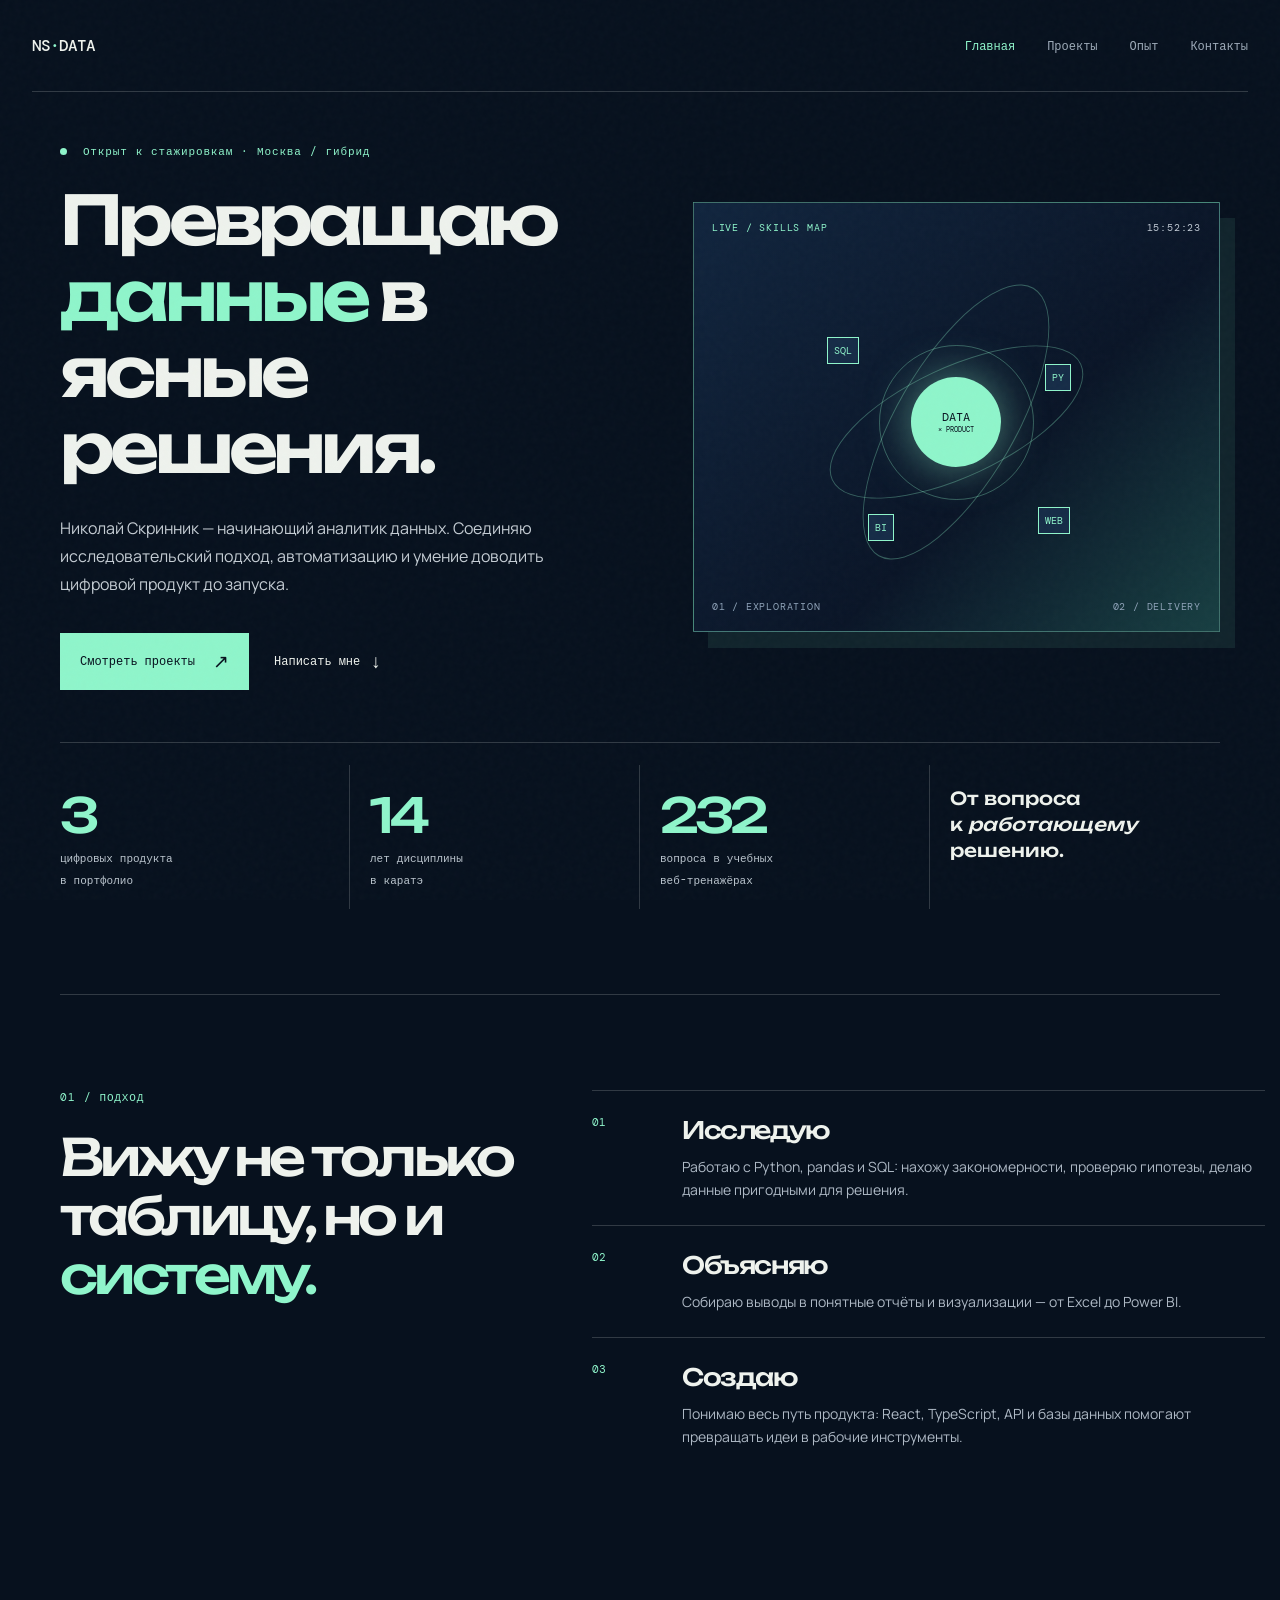
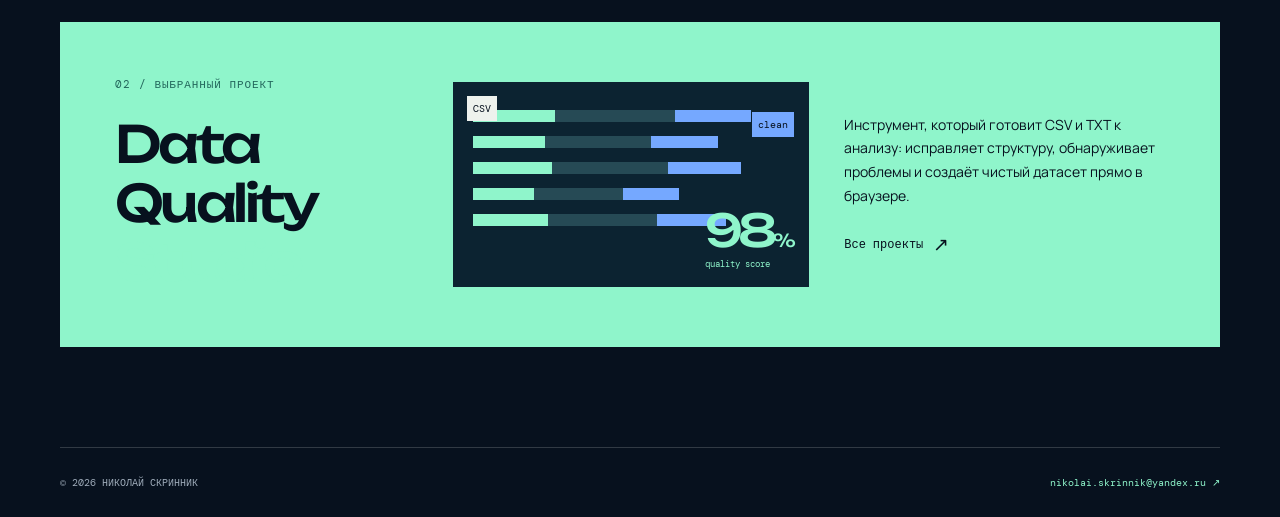
<file: index.html>
<!doctype html>
<html lang="ru">
  <head>
    <meta charset="UTF-8" />
    <meta name="viewport" content="width=device-width, initial-scale=1.0" />
    <meta name="description" content="Портфолио Николая Скринника — аналитика данных и разработчика." />
    <meta name="theme-color" content="#07111e" />
    <title>Николай Скринник — аналитик данных</title>
    <link rel="icon" type="image/svg+xml" href="data:image/svg+xml,%3Csvg xmlns='http://www.w3.org/2000/svg' viewBox='0 0 64 64'%3E%3Crect width='64' height='64' rx='16' fill='%2307111e'/%3E%3Cpath d='M15 42V22h7l10 13 10-13h7v20h-7V32l-10 12-10-12v10z' fill='%238ff5cb'/%3E%3C/svg%3E" />
    <link rel="stylesheet" href="styles.css" />
  </head>
  <body>
    <div class="noise"></div>
    <header class="site-header">
      <a class="brand" href="index.html" aria-label="На главную">NS<span>·</span>DATA</a>
      <button class="menu-toggle" aria-label="Открыть меню" aria-expanded="false">Меню</button>
      <nav class="main-nav" aria-label="Основная навигация">
        <a class="active" href="index.html">Главная</a>
        <a href="projects.html">Проекты</a>
        <a href="experience.html">Опыт</a>
        <a href="contact.html">Контакты</a>
      </nav>
    </header>

    <main>
      <section class="hero wrap">
        <div class="hero-copy reveal">
          <p class="eyebrow"><span class="pulse"></span> Открыт к стажировкам · Москва / гибрид</p>
          <h1>Превращаю<br /><em>данные</em> в ясные<br />решения.</h1>
          <p class="hero-lead">Николай Скринник — начинающий аналитик данных. Соединяю исследовательский подход, автоматизацию и умение доводить цифровой продукт до запуска.</p>
          <div class="hero-actions">
            <a class="button button-primary" href="projects.html">Смотреть проекты <span>↗</span></a>
            <a class="text-link" href="contact.html">Написать мне <span>↓</span></a>
          </div>
        </div>
        <div class="signal-card reveal delay-1" aria-label="Визуализация аналитических навыков">
          <div class="card-top"><span>LIVE / SKILLS MAP</span><span class="signal-time">00:00:00</span></div>
          <div class="orbital-chart">
            <div class="ring ring-a"></div><div class="ring ring-b"></div><div class="ring ring-c"></div>
            <div class="core">DATA<br /><small>× PRODUCT</small></div>
            <i class="node node-a">SQL</i><i class="node node-b">PY</i><i class="node node-c">BI</i><i class="node node-d">WEB</i>
          </div>
          <div class="card-bottom"><span>01 / EXPLORATION</span><span>02 / DELIVERY</span></div>
        </div>
      </section>

      <section class="metrics wrap reveal">
        <div class="metric"><strong data-count="3">0</strong><span>цифровых продукта<br />в портфолио</span></div>
        <div class="metric"><strong data-count="14">0</strong><span>лет дисциплины<br />в каратэ</span></div>
        <div class="metric"><strong data-count="232">0</strong><span>вопроса в учебных<br />веб-тренажёрах</span></div>
        <div class="metric text-metric"><span>От вопроса<br />к <em>работающему</em><br />решению.</span></div>
      </section>

      <section class="feature-grid wrap">
        <div class="section-intro reveal">
          <p class="eyebrow">01 / ПОДХОД</p>
          <h2>Вижу не только<br />таблицу, но и<br /><em>систему.</em></h2>
        </div>
        <div class="approach-list">
          <article class="approach reveal"><span>01</span><div><h3>Исследую</h3><p>Работаю с Python, pandas и SQL: нахожу закономерности, проверяю гипотезы, делаю данные пригодными для решения.</p></div></article>
          <article class="approach reveal delay-1"><span>02</span><div><h3>Объясняю</h3><p>Собираю выводы в понятные отчёты и визуализации — от Excel до Power BI.</p></div></article>
          <article class="approach reveal delay-2"><span>03</span><div><h3>Создаю</h3><p>Понимаю весь путь продукта: React, TypeScript, API и базы данных помогают превращать идеи в рабочие инструменты.</p></div></article>
        </div>
      </section>

      <section class="project-teaser wrap reveal">
        <div><p class="eyebrow">02 / ВЫБРАННЫЙ ПРОЕКТ</p><h2>Data Quality<br /><em>Studio</em></h2></div>
        <div class="teaser-visual"><span class="float-tag tag-one">CSV</span><span class="float-tag tag-two">clean</span><div class="data-lines"><i></i><i></i><i></i><i></i><i></i></div><div class="quality-score">98<span>%</span><small>quality score</small></div></div>
        <div class="teaser-copy"><p>Инструмент, который готовит CSV и TXT к анализу: исправляет структуру, обнаруживает проблемы и создаёт чистый датасет прямо в браузере.</p><a class="text-link" href="projects.html">Все проекты <span>↗</span></a></div>
      </section>
    </main>

    <footer class="site-footer wrap"><span>© 2026 НИКОЛАЙ СКРИННИК</span><a href="mailto:nikolai.skrinnik@yandex.ru">nikolai.skrinnik@yandex.ru ↗</a></footer>
    <script src="script.js"></script>
  </body>
</html>
</file>
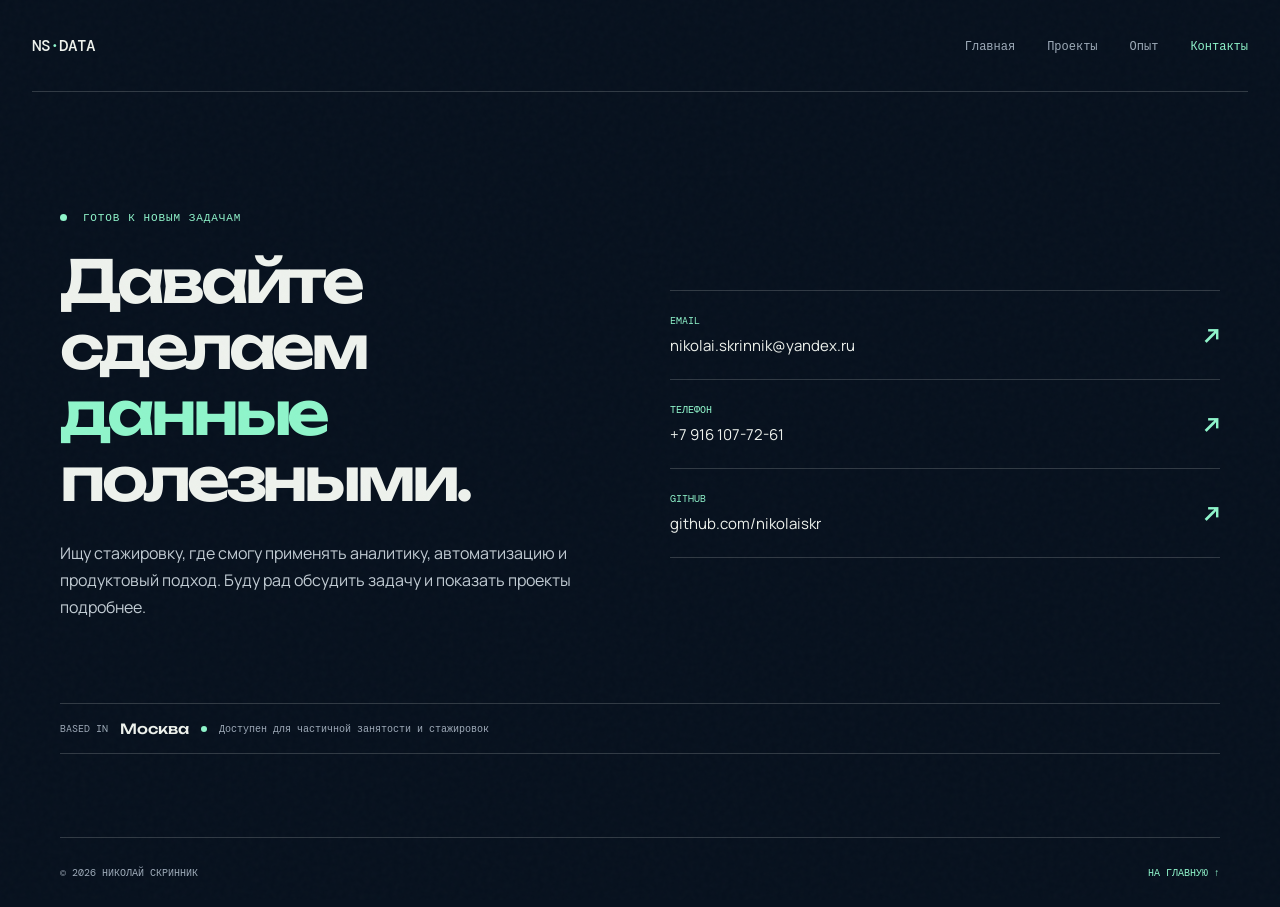
<file: contact.html>
<!doctype html>
<html lang="ru"><head><meta charset="UTF-8" /><meta name="viewport" content="width=device-width, initial-scale=1.0" /><meta name="description" content="Контакты Николая Скринника." /><meta name="theme-color" content="#07111e" /><title>Контакты — Николай Скринник</title><link rel="stylesheet" href="styles.css" /></head>
<body><div class="noise"></div><header class="site-header"><a class="brand" href="index.html">NS<span>·</span>DATA</a><button class="menu-toggle" aria-label="Открыть меню" aria-expanded="false">Меню</button><nav class="main-nav"><a href="index.html">Главная</a><a href="projects.html">Проекты</a><a href="experience.html">Опыт</a><a class="active" href="contact.html">Контакты</a></nav></header>
<main class="contact-page wrap"><div class="contact-copy reveal"><p class="eyebrow"><span class="pulse"></span> ГОТОВ К НОВЫМ ЗАДАЧАМ</p><h1>Давайте сделаем<br /><em>данные</em> полезными.</h1><p>Ищу стажировку, где смогу применять аналитику, автоматизацию и продуктовый подход. Буду рад обсудить задачу и показать проекты подробнее.</p></div><div class="contact-links reveal delay-1"><a href="mailto:nikolai.skrinnik@yandex.ru"><small>EMAIL</small><span>nikolai.skrinnik@yandex.ru</span><b>↗</b></a><a href="tel:+79161077261"><small>ТЕЛЕФОН</small><span>+7 916 107-72-61</span><b>↗</b></a><a href="https://github.com/nikolaiskr" target="_blank" rel="noreferrer"><small>GITHUB</small><span>github.com/nikolaiskr</span><b>↗</b></a></div><div class="availability reveal delay-2"><span>BASED IN</span><strong>Москва</strong><i></i><span>Доступен для частичной занятости и стажировок</span></div></main><footer class="site-footer wrap"><span>© 2026 НИКОЛАЙ СКРИННИК</span><a href="index.html">НА ГЛАВНУЮ ↑</a></footer><script src="script.js"></script></body></html>
</file>
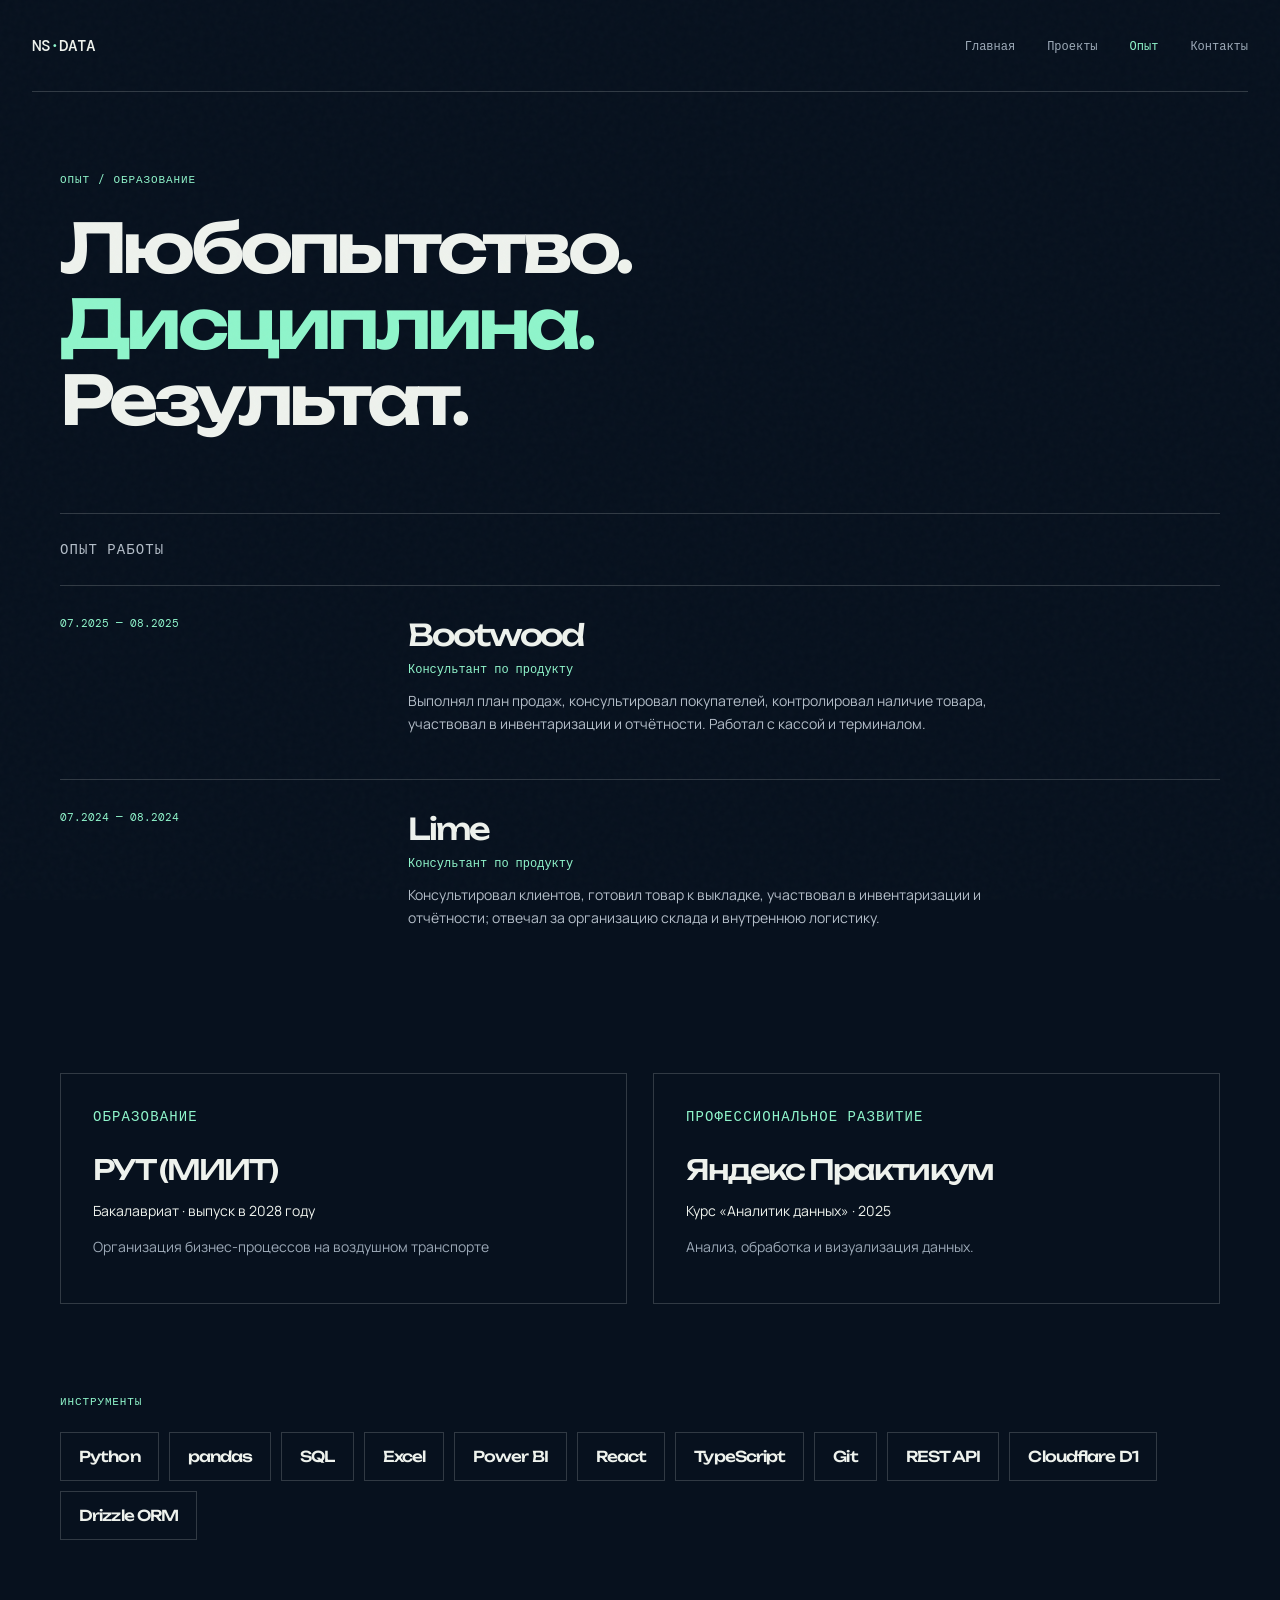
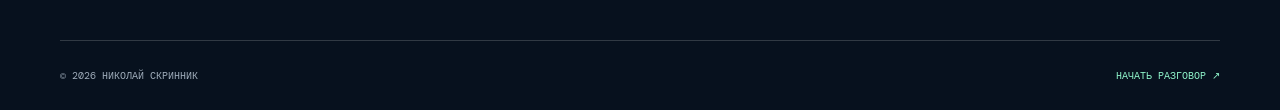
<file: experience.html>
<!doctype html>
<html lang="ru"><head><meta charset="UTF-8" /><meta name="viewport" content="width=device-width, initial-scale=1.0" /><meta name="description" content="Опыт и образование Николая Скринника." /><meta name="theme-color" content="#07111e" /><title>Опыт — Николай Скринник</title><link rel="stylesheet" href="styles.css" /></head>
<body><div class="noise"></div><header class="site-header"><a class="brand" href="index.html">NS<span>·</span>DATA</a><button class="menu-toggle" aria-label="Открыть меню" aria-expanded="false">Меню</button><nav class="main-nav"><a href="index.html">Главная</a><a href="projects.html">Проекты</a><a class="active" href="experience.html">Опыт</a><a href="contact.html">Контакты</a></nav></header>
<main class="page wrap"><div class="page-title reveal"><p class="eyebrow">ОПЫТ / ОБРАЗОВАНИЕ</p><h1>Любопытство.<br /><em>Дисциплина.</em><br />Результат.</h1></div><section class="timeline reveal"><p class="eyebrow">ОПЫТ РАБОТЫ</p><article><div class="timeline-date">07.2025 — 08.2025</div><div><h2>Bootwood</h2><h3>Консультант по продукту</h3><p>Выполнял план продаж, консультировал покупателей, контролировал наличие товара, участвовал в инвентаризации и отчётности. Работал с кассой и терминалом.</p></div></article><article><div class="timeline-date">07.2024 — 08.2024</div><div><h2>Lime</h2><h3>Консультант по продукту</h3><p>Консультировал клиентов, готовил товар к выкладке, участвовал в инвентаризации и отчётности; отвечал за организацию склада и внутреннюю логистику.</p></div></article></section>
<section class="education-grid"><div class="education reveal"><p class="eyebrow">ОБРАЗОВАНИЕ</p><h2>РУТ (МИИТ)</h2><p>Бакалавриат · выпуск в 2028 году</p><p class="muted">Организация бизнес-процессов на воздушном транспорте</p></div><div class="education reveal delay-1"><p class="eyebrow">ПРОФЕССИОНАЛЬНОЕ РАЗВИТИЕ</p><h2>Яндекс Практикум</h2><p>Курс «Аналитик данных» · 2025</p><p class="muted">Анализ, обработка и визуализация данных.</p></div></section>
<section class="skills-cloud reveal"><p class="eyebrow">ИНСТРУМЕНТЫ</p><div><span>Python</span><span>pandas</span><span>SQL</span><span>Excel</span><span>Power BI</span><span>React</span><span>TypeScript</span><span>Git</span><span>REST API</span><span>Cloudflare D1</span><span>Drizzle ORM</span></div></section></main><footer class="site-footer wrap"><span>© 2026 НИКОЛАЙ СКРИННИК</span><a href="contact.html">НАЧАТЬ РАЗГОВОР ↗</a></footer><script src="script.js"></script></body></html>
</file>
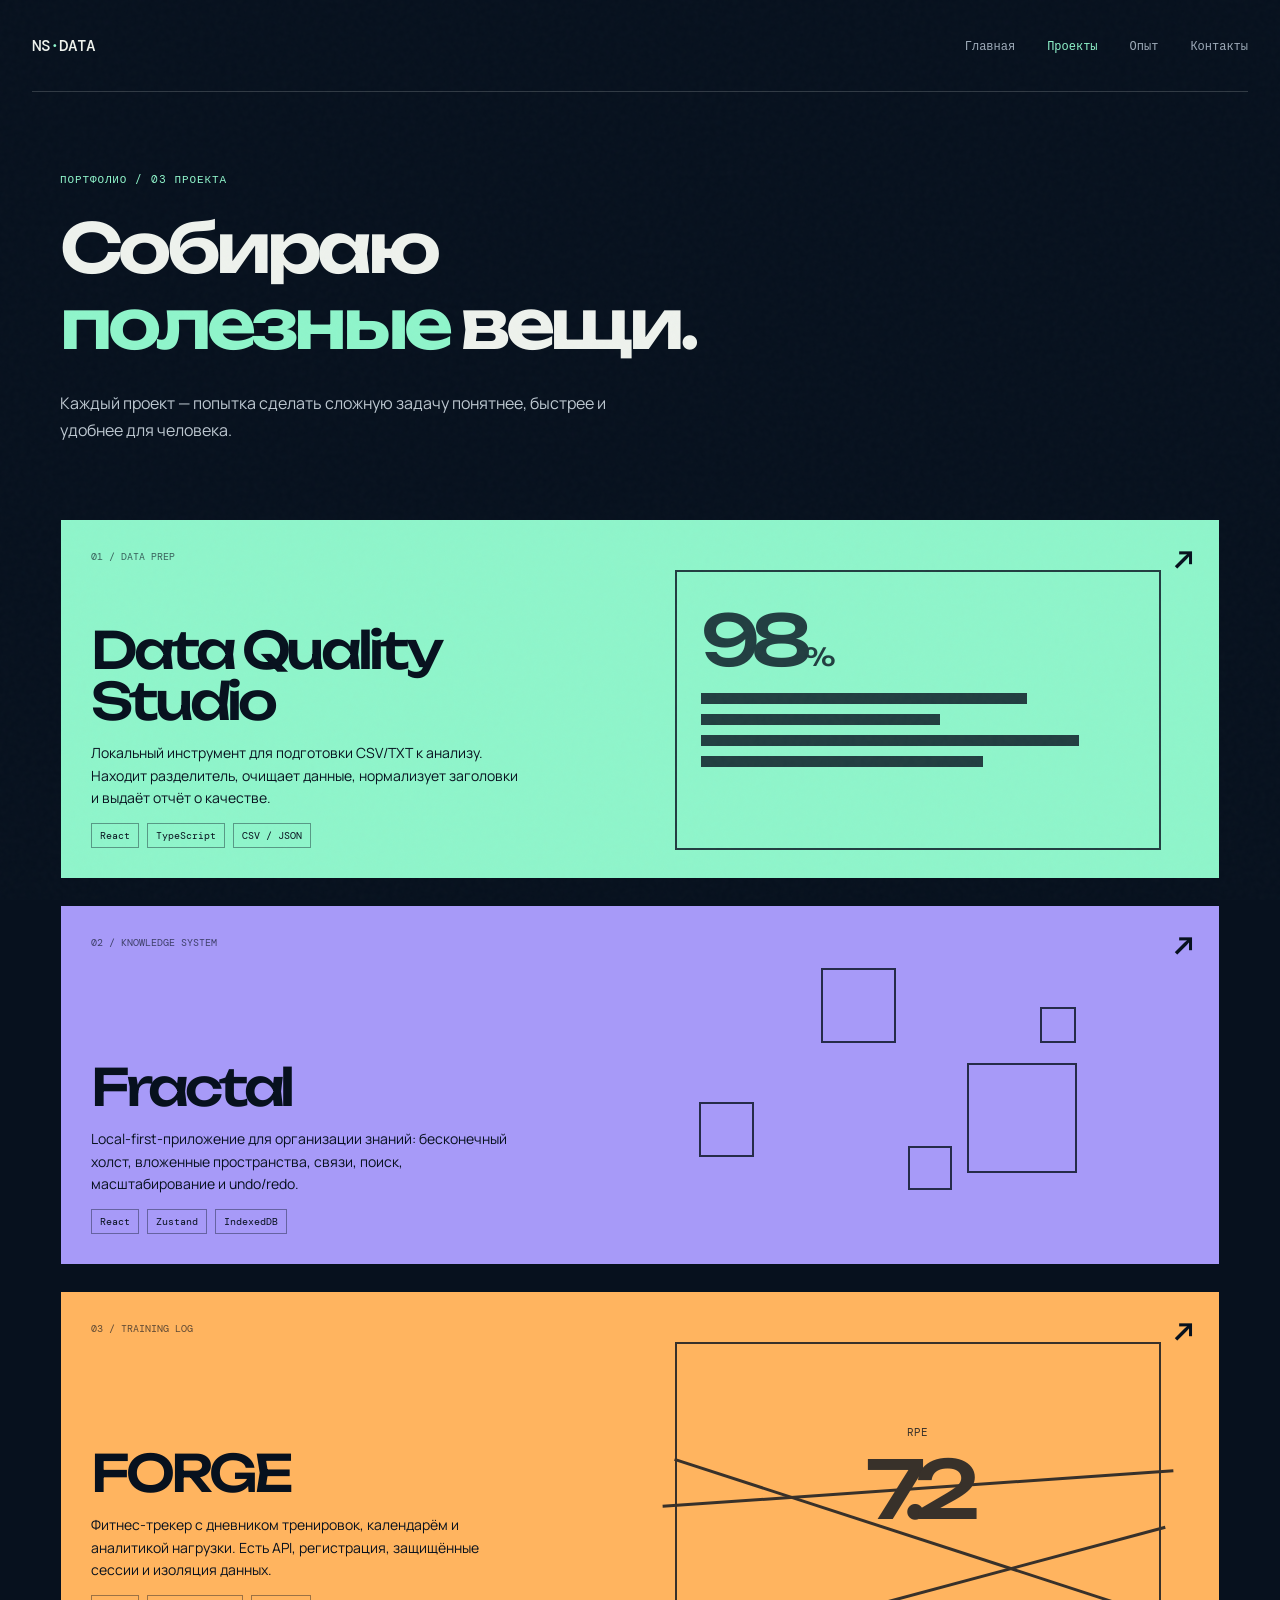
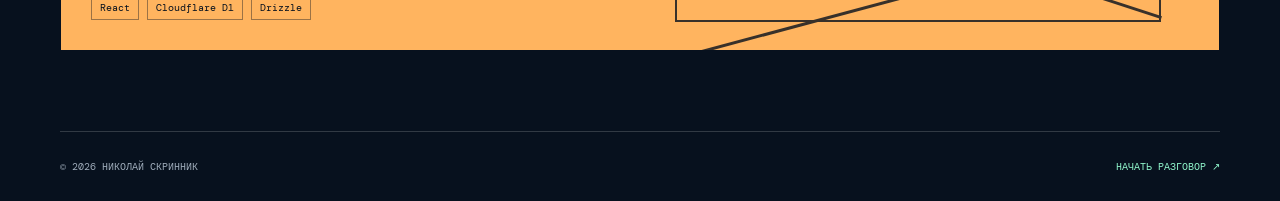
<file: projects.html>
<!doctype html>
<html lang="ru"><head><meta charset="UTF-8" /><meta name="viewport" content="width=device-width, initial-scale=1.0" /><meta name="description" content="Проекты Николая Скринника." /><meta name="theme-color" content="#07111e" /><title>Проекты — Николай Скринник</title><link rel="stylesheet" href="styles.css" /></head>
<body><div class="noise"></div><header class="site-header"><a class="brand" href="index.html">NS<span>·</span>DATA</a><button class="menu-toggle" aria-label="Открыть меню" aria-expanded="false">Меню</button><nav class="main-nav"><a href="index.html">Главная</a><a class="active" href="projects.html">Проекты</a><a href="experience.html">Опыт</a><a href="contact.html">Контакты</a></nav></header>
<main class="page wrap"><div class="page-title reveal"><p class="eyebrow">ПОРТФОЛИО / 03 ПРОЕКТА</p><h1>Собираю<br /><em>полезные</em> вещи.</h1><p>Каждый проект — попытка сделать сложную задачу понятнее, быстрее и удобнее для человека.</p></div>
<section class="projects-stack"><article class="project-card aqua reveal"><div class="project-index">01 / DATA PREP</div><div class="project-content"><h2>Data Quality<br />Studio</h2><p>Локальный инструмент для подготовки CSV/TXT к анализу. Находит разделитель, очищает данные, нормализует заголовки и выдаёт отчёт о качестве.</p><div class="chips"><span>React</span><span>TypeScript</span><span>CSV / JSON</span></div></div><div class="card-art art-quality"><b>98<small>%</small></b><i></i><i></i><i></i><i></i></div><a href="https://github.com/nikolaiskr" target="_blank" rel="noreferrer" aria-label="Открыть Data Quality Studio на GitHub">↗</a></article>
<article class="project-card violet reveal"><div class="project-index">02 / KNOWLEDGE SYSTEM</div><div class="project-content"><h2>Fractal</h2><p>Local-first-приложение для организации знаний: бесконечный холст, вложенные пространства, связи, поиск, масштабирование и undo/redo.</p><div class="chips"><span>React</span><span>Zustand</span><span>IndexedDB</span></div></div><div class="card-art art-fractal"><i></i><i></i><i></i><i></i><i></i></div><a href="https://github.com/nikolaiskr" target="_blank" rel="noreferrer" aria-label="Открыть Fractal на GitHub">↗</a></article>
<article class="project-card orange reveal"><div class="project-index">03 / TRAINING LOG</div><div class="project-content"><h2>FORGE</h2><p>Фитнес-трекер с дневником тренировок, календарём и аналитикой нагрузки. Есть API, регистрация, защищённые сессии и изоляция данных.</p><div class="chips"><span>React</span><span>Cloudflare D1</span><span>Drizzle</span></div></div><div class="card-art art-forge"><b>RPE</b><span>7.2</span><i></i><i></i><i></i></div><a href="https://github.com/nikolaiskr" target="_blank" rel="noreferrer" aria-label="Открыть FORGE на GitHub">↗</a></article></section></main><footer class="site-footer wrap"><span>© 2026 НИКОЛАЙ СКРИННИК</span><a href="contact.html">НАЧАТЬ РАЗГОВОР ↗</a></footer><script src="script.js"></script></body></html>
</file>
<file: styles.css>
@import url('https://fonts.googleapis.com/css2?family=DM+Mono:wght@400;500&family=Manrope:wght@400;500;600;700;800&family=Unbounded:wght@400;500;600;700&display=swap');

:root{--ink:#07111e;--paper:#eef2ed;--mint:#8ff5cb;--blue:#75a8ff;--muted:#9eabb9;--line:rgba(238,242,237,.18);--mono:'DM Mono',monospace;--display:'Unbounded',sans-serif;--body:'Manrope',sans-serif}*{box-sizing:border-box}html{scroll-behavior:smooth}body{margin:0;background:var(--ink);color:var(--paper);font-family:var(--body);overflow-x:hidden}.noise{position:fixed;inset:0;pointer-events:none;z-index:10;opacity:.045;background-image:url("data:image/svg+xml,%3Csvg viewBox='0 0 180 180' xmlns='http://www.w3.org/2000/svg'%3E%3Cfilter id='n'%3E%3CfeTurbulence type='fractalNoise' baseFrequency='.9' numOctaves='4' stitchTiles='stitch'/%3E%3C/filter%3E%3Crect width='100%25' height='100%25' filter='url(%23n)' opacity='.5'/%3E%3C/svg%3E")}.wrap{width:min(1160px,calc(100% - 64px));margin:auto}.site-header{height:92px;width:min(1280px,calc(100% - 64px));margin:auto;display:flex;align-items:center;justify-content:space-between;border-bottom:1px solid var(--line);position:relative;z-index:5}.brand{font:500 16px var(--mono);letter-spacing:-1px;color:var(--paper);text-decoration:none}.brand span{color:var(--mint)}.main-nav{display:flex;gap:32px}.main-nav a{font:12px var(--mono);color:var(--muted);text-decoration:none;transition:color .25s}.main-nav a:hover,.main-nav .active{color:var(--mint)}.menu-toggle{display:none;background:none;border:0;color:var(--paper);font:12px var(--mono);text-transform:uppercase}.hero{min-height:650px;display:grid;grid-template-columns:1.05fr .95fr;align-items:center;gap:50px}.eyebrow{font:11px var(--mono);letter-spacing:.08em;color:var(--mint);margin:0 0 24px}.pulse{display:inline-block;width:7px;height:7px;border-radius:50%;background:var(--mint);box-shadow:0 0 0 0 rgba(143,245,203,.6);margin-right:8px;animation:pulse 2s infinite}@keyframes pulse{70%{box-shadow:0 0 0 8px rgba(143,245,203,0)}100%{box-shadow:0 0 0 0 rgba(143,245,203,0)}}h1,h2,h3,p{margin-top:0}h1{font:600 clamp(40px,5.3vw,72px)/1.12 var(--display);letter-spacing:-.07em;margin-bottom:28px}h1 em,h2 em{color:var(--mint);font-style:normal}.hero-lead{color:#c5cdd4;max-width:500px;line-height:1.75;font-size:16px}.hero-actions{display:flex;align-items:center;gap:25px;margin-top:35px}.button{display:inline-flex;gap:18px;align-items:center;padding:16px 20px;font:12px var(--mono);text-decoration:none;transition:transform .2s}.button:hover{transform:translateY(-3px)}.button-primary{background:var(--mint);color:var(--ink)}.button span,.text-link span{font-size:19px}.text-link{color:var(--paper);font:12px var(--mono);text-decoration:none;display:inline-flex;gap:10px;align-items:center}.text-link:hover{color:var(--mint)}.signal-card{height:430px;position:relative;overflow:hidden;background:linear-gradient(135deg,#11253e,#0a1527 60%,#183f42);border:1px solid rgba(143,245,203,.4);padding:18px;box-shadow:15px 16px 0 rgba(143,245,203,.08)}.card-top,.card-bottom{display:flex;justify-content:space-between;color:var(--mint);font:10px var(--mono);letter-spacing:.08em}.signal-time{color:#c2cbd6}.card-bottom{position:absolute;bottom:18px;left:18px;right:18px;color:#8fa3b9}.orbital-chart{position:absolute;inset:55px 0 45px;display:grid;place-items:center}.ring{position:absolute;border:1px solid rgba(143,245,203,.32);border-radius:50%}.ring-a{width:155px;height:155px;animation:spin 18s linear infinite}.ring-b{width:275px;height:110px;transform:rotate(-25deg);animation:spin 24s linear infinite reverse}.ring-c{width:120px;height:310px;transform:rotate(30deg);animation:spin 20s linear infinite}@keyframes spin{to{rotate:360deg}}.core{z-index:1;width:90px;height:90px;border-radius:50%;display:grid;place-content:center;text-align:center;background:var(--mint);color:var(--ink);font:12px var(--mono);line-height:1.3;box-shadow:0 0 45px rgba(143,245,203,.5)}.core small{font-size:7px}.node{position:absolute;z-index:2;background:#162c47;border:1px solid var(--mint);padding:6px;color:var(--mint);font:10px var(--mono);font-style:normal}.node-a{translate:-113px -72px}.node-b{translate:102px -45px}.node-c{translate:-75px 105px}.node-d{translate:98px 98px}.metrics{padding:22px 0 85px;border-top:1px solid var(--line);display:grid;grid-template-columns:repeat(4,1fr)}.metric{padding:20px;border-right:1px solid var(--line)}.metric:first-child{padding-left:0}.metric:last-child{border:0}.metric strong{font:500 48px var(--display);letter-spacing:-.08em;color:var(--mint);display:block}.metric span{font:11px var(--mono);color:#bac4cd;line-height:1.5}.text-metric span{font:500 18px/1.45 var(--display);color:var(--paper)}.feature-grid{padding:95px 0;display:grid;grid-template-columns:42% 58%;gap:45px;border-top:1px solid var(--line)}.section-intro h2,.project-teaser h2{font:500 clamp(32px,4vw,55px)/1.15 var(--display);letter-spacing:-.07em}.approach{display:grid;grid-template-columns:70px 1fr;gap:20px;padding:24px 0;border-top:1px solid var(--line)}.approach span{font:11px var(--mono);color:var(--mint)}.approach h3{font:500 24px var(--display);letter-spacing:-.06em;margin-bottom:10px}.approach p{margin:0;color:#aeb9c5;line-height:1.65;font-size:14px}.project-teaser{margin:55px auto 100px;background:var(--mint);color:var(--ink);padding:55px;display:grid;grid-template-columns:.85fr 1fr .9fr;align-items:center;gap:35px;overflow:hidden}.project-teaser .eyebrow{color:#23675c}.project-teaser h2{margin:0}.teaser-copy p{font-size:14px;line-height:1.7}.teaser-copy .text-link{color:var(--ink);margin-top:10px}.teaser-visual{height:205px;position:relative;background:#0c2331;overflow:hidden}.data-lines{padding:28px 20px}.data-lines i{display:block;height:12px;margin-bottom:14px;background:linear-gradient(90deg,var(--mint) 0 26%,#264a55 26% 64%,#75a8ff 64% 88%,transparent 88%);animation:lines 3s ease-in-out infinite alternate}.data-lines i:nth-child(2){width:88%;animation-delay:-.8s}.data-lines i:nth-child(3){width:96%;animation-delay:-1.3s}.data-lines i:nth-child(4){width:74%;animation-delay:-.4s}.data-lines i:nth-child(5){width:91%;animation-delay:-1.8s}@keyframes lines{to{transform:translateX(14px)}}.quality-score{position:absolute;right:18px;bottom:17px;color:var(--mint);font:500 45px var(--display);letter-spacing:-.1em}.quality-score span{font-size:18px}.quality-score small{display:block;font:9px var(--mono);letter-spacing:0}.float-tag{position:absolute;z-index:2;font:10px var(--mono);padding:6px;background:var(--paper);color:var(--ink)}.tag-one{left:14px;top:14px}.tag-two{right:15px;top:30px;background:var(--blue)}.site-footer{display:flex;justify-content:space-between;align-items:center;padding:28px 0;border-top:1px solid var(--line);font:10px var(--mono);color:var(--muted)}.site-footer a{color:var(--mint);text-decoration:none}.page{padding:80px 0}.page-title{max-width:720px;margin-bottom:75px}.page-title>p:not(.eyebrow){max-width:560px;color:#bdc8d1;line-height:1.7}.projects-stack{display:grid;gap:26px}.project-card{position:relative;min-height:360px;padding:30px;overflow:hidden;display:grid;grid-template-columns:1fr 1.3fr;grid-template-rows:auto 1fr;border:1px solid currentColor;color:var(--ink)}.project-card.aqua{background:#8ff5cb}.project-card.violet{background:#a79af8}.project-card.orange{background:#ffb45f}.project-index{grid-column:1/-1;font:10px var(--mono);color:rgba(7,17,30,.65)}.project-content{align-self:end;max-width:430px;z-index:2}.project-content h2{font:500 clamp(32px,4vw,56px)/1 var(--display);letter-spacing:-.08em;margin-bottom:15px}.project-content p{font-size:14px;line-height:1.6}.chips{display:flex;gap:8px;flex-wrap:wrap}.chips span{border:1px solid rgba(7,17,30,.4);padding:5px 8px;font:10px var(--mono)}.project-card>a{position:absolute;right:25px;top:20px;font:30px var(--display);color:var(--ink);text-decoration:none;transition:transform .2s}.project-card>a:hover{transform:rotate(45deg)}.card-art{position:absolute;right:5%;bottom:8%;width:42%;height:78%;opacity:.8}.art-quality{border:2px solid var(--ink);padding:24px}.art-quality b{font:500 70px var(--display);letter-spacing:-.12em}.art-quality b small{font-size:25px}.art-quality i{display:block;height:11px;margin-top:10px;background:var(--ink);transform-origin:left;animation:bar-grow 2s ease-out both}.art-quality i:nth-of-type(1){width:75%}.art-quality i:nth-of-type(2){width:55%;animation-delay:.2s}.art-quality i:nth-of-type(3){width:87%;animation-delay:.4s}.art-quality i:nth-of-type(4){width:65%;animation-delay:.6s}@keyframes bar-grow{from{transform:scaleX(0)}}.art-fractal i{position:absolute;width:75px;height:75px;border:2px solid var(--ink);animation:float 4s ease-in-out infinite}.art-fractal i:nth-child(1){top:4%;left:30%;animation-delay:-1s}.art-fractal i:nth-child(2){top:38%;left:60%;width:110px;height:110px;animation-delay:-2s}.art-fractal i:nth-child(3){top:52%;left:5%;width:55px;height:55px}.art-fractal i:nth-child(4){top:18%;left:75%;width:36px;height:36px;animation-delay:-3s}.art-fractal i:nth-child(5){top:68%;left:48%;width:44px;height:44px;animation-delay:-.4s}@keyframes float{50%{transform:translateY(-16px) rotate(8deg)}}.art-forge{border:2px solid var(--ink);display:grid;place-content:center;text-align:center}.art-forge b{font:11px var(--mono)}.art-forge span{font:500 80px var(--display);letter-spacing:-.14em}.art-forge i{position:absolute;height:3px;background:var(--ink);bottom:25px;left:-15px;right:-15px;transform:rotate(-15deg)}.art-forge i:nth-of-type(2){bottom:80px;transform:rotate(18deg)}.art-forge i:nth-of-type(3){bottom:130px;transform:rotate(-4deg)}.timeline{border-top:1px solid var(--line);margin-bottom:100px}.timeline>.eyebrow{padding-top:24px}.timeline article{display:grid;grid-template-columns:30% 1fr;border-top:1px solid var(--line);padding:30px 0}.timeline-date{font:11px var(--mono);color:var(--mint)}.timeline h2{font:500 30px var(--display);letter-spacing:-.07em;margin:0 0 8px}.timeline h3{font:12px var(--mono);color:var(--mint);font-weight:400}.timeline p{max-width:590px;color:#b4bec9;line-height:1.65;font-size:14px}.education-grid{display:grid;grid-template-columns:1fr 1fr;gap:26px}.education{border:1px solid var(--line);padding:32px}.education h2{font:500 28px var(--display);letter-spacing:-.07em;margin-bottom:13px}.education p{font-size:14px;line-height:1.55}.muted{color:#9ca9b7}.skills-cloud{padding:90px 0 20px}.skills-cloud div{display:flex;flex-wrap:wrap;gap:10px}.skills-cloud span{padding:14px 18px;border:1px solid var(--line);font:500 15px var(--display);letter-spacing:-.06em;transition:background .2s,color .2s}.skills-cloud span:hover{background:var(--mint);color:var(--ink)}.contact-page{min-height:calc(100vh - 155px);padding:115px 0 80px;display:grid;grid-template-columns:1fr 1fr;gap:60px;align-items:center}.contact-copy h1{font-size:clamp(39px,4.6vw,64px)}.contact-copy>p:last-child{line-height:1.7;color:#c2ccd4;max-width:520px}.contact-links{border-top:1px solid var(--line)}.contact-links a{display:grid;grid-template-columns:1fr auto;gap:8px;padding:23px 0;border-bottom:1px solid var(--line);text-decoration:none;color:var(--paper);transition:padding .2s}.contact-links a:hover{padding-left:12px}.contact-links small{font:10px var(--mono);color:var(--mint)}.contact-links span{font-size:15px}.contact-links b{grid-row:1/3;grid-column:2;align-self:center;font:24px var(--display);color:var(--mint)}.availability{grid-column:1/-1;border-top:1px solid var(--line);border-bottom:1px solid var(--line);padding:16px 0;display:flex;align-items:center;gap:12px;font:10px var(--mono);color:#9eaab8}.availability strong{font:500 14px var(--display);color:var(--paper)}.availability i{width:6px;height:6px;border-radius:50%;background:var(--mint)}.reveal{opacity:0;transform:translateY(25px);transition:opacity .65s ease,transform .65s ease}.reveal.visible{opacity:1;transform:none}.delay-1{transition-delay:.12s}.delay-2{transition-delay:.24s}
@media(max-width:750px){.wrap,.site-header{width:calc(100% - 36px)}.site-header{height:70px}.menu-toggle{display:block}.main-nav{position:absolute;top:70px;left:0;right:0;background:#0d1928;border-bottom:1px solid var(--line);display:none;flex-direction:column;padding:20px;gap:20px}.main-nav.open{display:flex}.hero{grid-template-columns:1fr;padding:70px 0;min-height:unset}.signal-card{height:350px}.metrics{grid-template-columns:1fr 1fr;padding-bottom:45px}.metric{padding:15px 0;border:0}.metric strong{font-size:38px}.feature-grid{grid-template-columns:1fr;padding:60px 0;gap:10px}.project-teaser{padding:32px;grid-template-columns:1fr;margin-bottom:60px}.teaser-visual{height:175px}.site-footer{gap:15px;flex-direction:column;align-items:flex-start}.page{padding:60px 0}.page-title{margin-bottom:45px}.project-card{min-height:440px;display:block;padding:24px}.project-content{position:absolute;left:24px;bottom:25px;right:24px}.card-art{width:55%;height:43%;right:8%;top:65px}.timeline article{grid-template-columns:1fr;gap:15px}.education-grid,.contact-page{grid-template-columns:1fr}.contact-page{padding:70px 0;gap:38px}.availability{grid-column:auto;flex-wrap:wrap}.contact-links span{font-size:13px}h1{letter-spacing:-.08em}}
</file>
